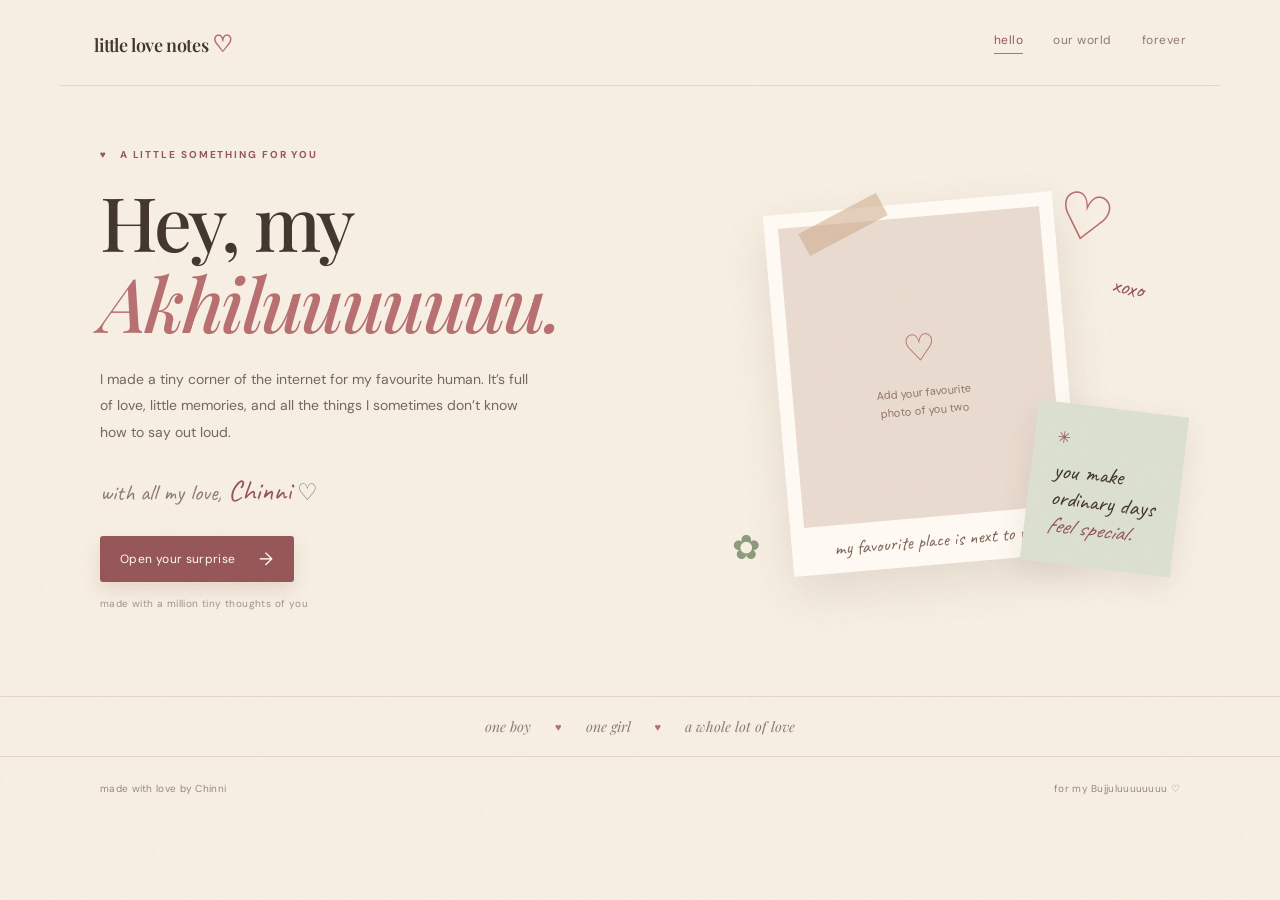
<file: index.html>
<!DOCTYPE html>
<html lang="en">
<head>
  <meta charset="UTF-8">
  <meta name="viewport" content="width=device-width, initial-scale=1.0">
  <meta name="theme-color" content="#f7efe3">
  <title>For Akhiluuuuuuu ♡ — from Chinni</title>
  <link rel="stylesheet" href="style.css">
</head>
<body>
  <div class="paper-grain" aria-hidden="true"></div>
  <header class="site-header">
    <a class="wordmark" href="index.html" aria-label="Back to the beginning">little love notes <span>♡</span></a>
    <nav aria-label="Main navigation">
      <a class="active" href="index.html">hello</a>
      <a href="memories.html">our world</a>
      <a href="forever.html">forever</a>
    </nav>
  </header>

  <main class="hero page-shell">
    <div class="hero-copy">
      <p class="eyebrow"><span class="tiny-heart">♥</span> a little something for you</p>
      <h1>Hey, my<br><em>Akhiluuuuuuu.</em></h1>
      <p class="intro">I made a tiny corner of the internet for my favourite human. It’s full of love, little memories, and all the things I sometimes don’t know how to say out loud.</p>
      <p class="signature">with all my love, <span>Chinni</span> ♡</p>
      <a class="button" href="memories.html">Open your surprise <span aria-hidden="true">→</span></a>
      <p class="microcopy">made with a million tiny thoughts of you</p>
    </div>
    <div class="hero-art" aria-label="A scrapbook-style love note">
      <div class="doodle doodle-heart">♡</div>
      <div class="tape tape-one"></div>
      <div class="polaroid hero-polaroid">
        <div class="photo-placeholder">
          <span class="photo-icon">♡</span>
          <span>Add your favourite<br>photo of you two</span>
        </div>
        <p>my favourite place is next to you</p>
      </div>
      <div class="note-card rotate-note">
        <span class="note-sparkle">✳</span>
        <p>you make<br>ordinary days<br><em>feel special.</em></p>
      </div>
      <span class="scribble scribble-one">xoxo</span>
      <span class="doodle tiny-flower">✿</span>
    </div>
  </main>

  <section class="bottom-strip">
    <span>one boy</span><span class="strip-heart">♥</span><span>one girl</span><span class="strip-heart">♥</span><span>a whole lot of love</span>
  </section>
  <footer><span>made with love by Chinni</span><span>for my Bujjuluuuuuuuu ♡</span></footer>
  <script src="script.js"></script>
</body>
</html>
</file>
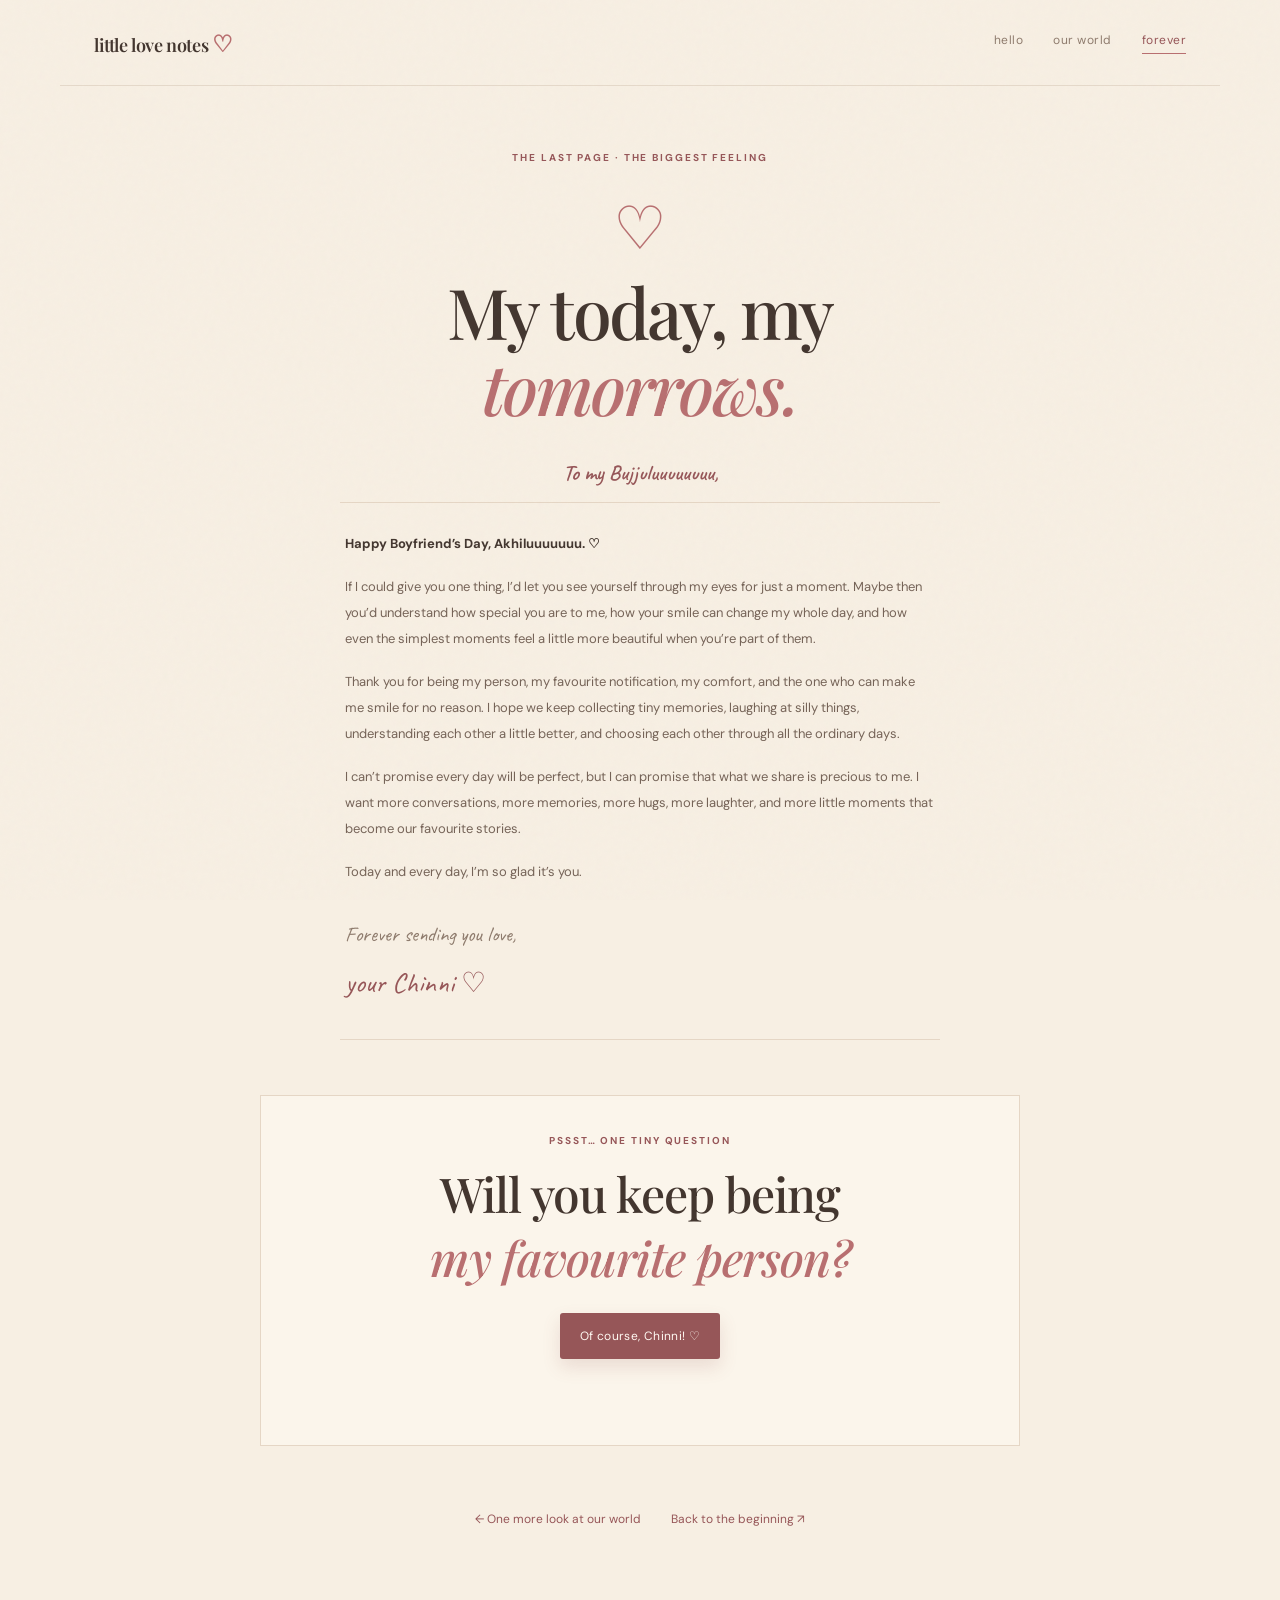
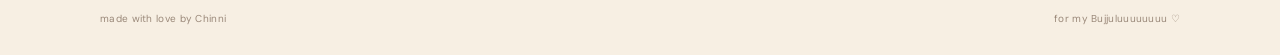
<file: forever.html>
<!DOCTYPE html>
<html lang="en">
<head>
  <meta charset="UTF-8">
  <meta name="viewport" content="width=device-width, initial-scale=1.0">
  <meta name="theme-color" content="#f7efe3">
  <title>Always & forever ♡ — Chinni to Akhiluuuuuuu</title>
  <link rel="stylesheet" href="style.css">
</head>
<body>
  <div class="paper-grain" aria-hidden="true"></div>
  <header class="site-header">
    <a class="wordmark" href="index.html">little love notes <span>♡</span></a>
    <nav aria-label="Main navigation">
      <a href="index.html">hello</a>
      <a href="memories.html">our world</a>
      <a class="active" href="forever.html">forever</a>
    </nav>
  </header>

  <main class="page-shell forever-page">
    <p class="eyebrow">the last page · the biggest feeling</p>
    <div class="final-heart" aria-hidden="true">♡</div>
    <h1>My today, my<br><em>tomorrows.</em></h1>
    <p class="letter-greeting">To my Bujjuluuuuuuuu,</p>
    <div class="love-letter">
      <p>Happy Boyfriend’s Day, Akhiluuuuuuu. ♡</p>
      <p>If I could give you one thing, I’d let you see yourself through my eyes for just a moment. Maybe then you’d understand how special you are to me, how your smile can change my whole day, and how even the simplest moments feel a little more beautiful when you’re part of them.</p>
      <p>Thank you for being my person, my favourite notification, my comfort, and the one who can make me smile for no reason. I hope we keep collecting tiny memories, laughing at silly things, understanding each other a little better, and choosing each other through all the ordinary days.</p>
      <p>I can’t promise every day will be perfect, but I can promise that what we share is precious to me. I want more conversations, more memories, more hugs, more laughter, and more little moments that become our favourite stories.</p>
      <p>Today and every day, I’m so glad it’s you.</p>
      <p class="letter-signoff">Forever sending you love,<br><span>your Chinni ♡</span></p>
    </div>

    <div class="final-surprise">
      <p class="eyebrow">pssst… one tiny question</p>
      <h2>Will you keep being<br><em>my favourite person?</em></h2>
      <button class="button" id="yes-button" type="button">Of course, Chinni! ♡</button>
      <p id="answer-message" class="answer-message" aria-live="polite"></p>
    </div>
    <div class="page-navigation centered">
      <a class="text-link" href="memories.html">← One more look at our world</a>
      <a class="text-link" href="index.html">Back to the beginning ↗</a>
    </div>
  </main>
  <footer><span>made with love by Chinni</span><span>for my Bujjuluuuuuuuu ♡</span></footer>
  <script src="script.js"></script>
</body>
</html>
</file>
<file: style.css>
@import url('https://fonts.googleapis.com/css2?family=DM+Sans:wght@400;500;600;700&family=Playfair+Display:ital,wght@0,500;0,600;0,700;1,500;1,600&family=Caveat:wght@500;600&display=swap');

:root {
  --paper: #f7efe3;
  --paper-light: #fffaf2;
  --ink: #43362f;
  --muted: #8e7b6d;
  --rose: #b86f70;
  --rose-dark: #965658;
  --rose-pale: #ead0c8;
  --line: #e5d6c5;
  --green: #8d9b7c;
  --shadow: 0 18px 45px rgba(91, 64, 47, .12);
}
* { box-sizing: border-box; }
html { scroll-behavior: smooth; }
body {
  margin: 0; background: var(--paper); color: var(--ink);
  font-family: 'DM Sans', sans-serif; min-height: 100vh; overflow-x: hidden;
}
a { color: inherit; text-decoration: none; }
button { font: inherit; }
.paper-grain {
  pointer-events: none; position: fixed; inset: 0; z-index: 10; opacity: .16;
  background-image: url("data:image/svg+xml,%3Csvg viewBox='0 0 180 180' xmlns='http://www.w3.org/2000/svg'%3E%3Cfilter id='n'%3E%3CfeTurbulence type='fractalNoise' baseFrequency='.85' numOctaves='3' stitchTiles='stitch'/%3E%3C/filter%3E%3Crect width='100%25' height='100%25' filter='url(%23n)' opacity='.15'/%3E%3C/svg%3E");
}
.site-header {
  position: relative; z-index: 11; display: flex; align-items: center; justify-content: space-between;
  max-width: 1160px; margin: 0 auto; padding: 27px 34px; border-bottom: 1px solid rgba(160, 128, 105, .2);
}
.wordmark { font-family: 'Playfair Display', serif; font-size: 18px; font-weight: 600; letter-spacing: -.4px; }
.wordmark span { color: var(--rose); font-size: 23px; }
nav { display: flex; gap: 30px; }
nav a { font-size: 12px; color: var(--muted); letter-spacing: .04em; transition: color .2s; }
nav a:hover, nav a.active { color: var(--rose-dark); }
nav a.active { border-bottom: 1px solid var(--rose); padding-bottom: 5px; }
.page-shell { width: min(1080px, calc(100% - 56px)); margin: 0 auto; }
.hero { min-height: 610px; display: grid; grid-template-columns: 1fr 1fr; align-items: center; gap: 50px; padding-top: 48px; padding-bottom: 62px; }
.eyebrow { text-transform: uppercase; letter-spacing: .19em; color: var(--rose-dark); font-size: 10px; font-weight: 700; margin: 0 0 20px; }
.tiny-heart { margin-right: 8px; }
h1, h2, p { margin-top: 0; }
h1 { font-family: 'Playfair Display', serif; font-weight: 500; font-size: clamp(45px, 6vw, 75px); line-height: 1.08; letter-spacing: -2.6px; margin-bottom: 23px; }
h1 em, h2 em { color: var(--rose); font-weight: 500; }
.intro { color: #76665a; font-size: 14px; line-height: 1.9; max-width: 440px; }
.signature { font-family: 'Caveat', cursive; font-size: 23px; color: var(--muted); margin: 27px 0; }
.signature span { color: var(--rose-dark); font-size: 29px; }
.button {
  display: inline-flex; align-items: center; justify-content: center; gap: 24px; border: 0; cursor: pointer;
  background: var(--rose-dark); color: #fff9f2; border-radius: 3px; padding: 15px 20px; font-size: 12px; letter-spacing: .03em;
  box-shadow: 0 8px 18px rgba(150, 86, 88, .16); transition: transform .2s, background .2s;
}
.button:hover { background: #82484a; transform: translateY(-2px); }
.button span { font-size: 18px; line-height: 10px; }
.microcopy { color: #a39283; font-size: 10px; margin-top: 15px; letter-spacing: .04em; }
.hero-art { position: relative; min-height: 455px; display: flex; align-items: center; justify-content: center; }
.polaroid { background: #fffaf3; padding: 14px 14px 10px; box-shadow: var(--shadow); }
.hero-polaroid { width: min(290px, 70%); transform: rotate(-5deg); z-index: 2; }
.photo-placeholder { background: #eadbd0; color: #8f7566; display: flex; flex-direction: column; align-items: center; justify-content: center; gap: 10px; text-align: center; font-size: 11px; line-height: 1.6; }
.hero-polaroid .photo-placeholder { min-height: 300px; }
.photo-icon { font-family: 'Playfair Display', serif; color: var(--rose); font-size: 37px; }
.hero-polaroid > p { font-family: 'Caveat', cursive; text-align: center; font-size: 19px; margin: 12px 0 2px; color: #7e6658; }
.tape { position: absolute; width: 88px; height: 25px; background: rgba(203, 169, 135, .52); z-index: 3; }
.tape-one { top: 55px; left: 26%; transform: rotate(-28deg); }
.note-card { position: absolute; background: #dce0d0; padding: 24px 23px; box-shadow: 0 10px 30px rgba(91,64,47,.1); }
.rotate-note { right: 0; bottom: 43px; transform: rotate(7deg); z-index: 4; }
.note-card p { font-family: 'Caveat', cursive; font-size: 23px; line-height: 1.2; margin: 0; }
.note-card em { color: var(--rose-dark); }
.note-sparkle { display: block; color: var(--rose-dark); margin-bottom: 9px; }
.doodle { position: absolute; color: var(--rose); }
.doodle-heart { font-size: 64px; top: 20px; right: 13%; transform: rotate(13deg); }
.tiny-flower { left: 13%; bottom: 42px; font-size: 34px; color: var(--green); }
.scribble { position: absolute; font-family: 'Caveat', cursive; color: var(--rose-dark); font-size: 24px; }
.scribble-one { right: 7%; top: 115px; transform: rotate(12deg); }
.bottom-strip { border-top: 1px solid var(--line); border-bottom: 1px solid var(--line); display: flex; justify-content: center; align-items: center; gap: 24px; padding: 20px; color: var(--muted); font-family: 'Playfair Display', serif; font-style: italic; font-size: 14px; }
.strip-heart { color: var(--rose); font-size: 11px; }
footer { display: flex; justify-content: space-between; gap: 20px; max-width: 1080px; margin: 0 auto; padding: 25px 0 30px; color: #9a8879; font-size: 10px; letter-spacing: .03em; }
.center-heading { text-align: center; max-width: 600px; margin: 66px auto 45px; }
.center-heading .intro { margin-left: auto; margin-right: auto; }
.center-heading h1 { font-size: clamp(43px, 6vw, 65px); }
.memory-grid { display: grid; grid-template-columns: 1fr 1fr 1fr; align-items: start; gap: 30px; margin: 0 auto 90px; max-width: 920px; }
.memory-card { background: var(--paper-light); padding: 12px; box-shadow: 0 10px 28px rgba(91,64,47,.08); }
.memory-card-tall { transform: rotate(-2deg); }
.memory-card-offset { transform: translateY(34px) rotate(2deg); }
.memory-card-small { transform: rotate(-1deg); }
.memory-photo { min-height: 235px; }
.memory-card-tall .memory-photo { min-height: 285px; }
.memory-caption { padding: 17px 8px 9px; }
.number { font-size: 9px; color: var(--rose-dark); letter-spacing: .14em; }
.memory-caption h2 { font: 500 20px 'Playfair Display', serif; margin: 8px 0; }
.memory-caption p { font-size: 11px; line-height: 1.7; color: var(--muted); margin: 0; }
.reasons-section { max-width: 650px; margin: 0 auto 75px; text-align: center; }
.reasons-section h2, .final-surprise h2 { font: 500 clamp(34px, 5vw, 48px) 'Playfair Display', serif; letter-spacing: -1px; margin-bottom: 28px; }
.reason-list { text-align: left; border-top: 1px solid var(--line); }
.reason { width: 100%; display: grid; grid-template-columns: 25px 1fr 20px; gap: 10px; align-items: center; text-align: left; border: 0; border-bottom: 1px solid var(--line); background: transparent; color: var(--ink); padding: 18px 8px; cursor: pointer; font-size: 13px; }
.reason > span { color: var(--rose); font-size: 18px; }
.reason b { color: var(--rose-dark); font-size: 18px; font-weight: 400; }
.reason small { display: none; grid-column: 2 / 4; color: var(--muted); font-size: 12px; line-height: 1.7; padding: 2px 0 5px; }
.reason.open small { display: block; animation: fadeIn .25s ease; }
.reason.open b { transform: rotate(45deg); }
.page-navigation { display: flex; align-items: center; justify-content: space-between; gap: 20px; max-width: 920px; margin: 0 auto 60px; }
.text-link { color: var(--rose-dark); font-size: 12px; }
.text-link:hover { text-decoration: underline; }
.forever-page { max-width: 760px; text-align: center; padding-top: 65px; }
.final-heart { font-family: 'Playfair Display', serif; color: var(--rose); font-size: 60px; margin: 0 auto 10px; animation: heartbeat 1.8s ease-in-out infinite; }
.forever-page h1 { font-size: clamp(45px, 7vw, 70px); }
.letter-greeting { font: 600 22px 'Caveat', cursive; color: var(--rose-dark); margin: 34px 0 15px; }
.love-letter { max-width: 600px; margin: 0 auto; text-align: left; border-top: 1px solid var(--line); border-bottom: 1px solid var(--line); padding: 28px 5px; }
.love-letter p { font-size: 13px; line-height: 2; color: #756357; margin-bottom: 17px; }
.love-letter p:first-child { color: var(--ink); font-weight: 700; }
.love-letter .letter-signoff { font-family: 'Caveat', cursive; font-size: 21px; color: var(--muted); margin: 28px 0 0; }
.letter-signoff span { color: var(--rose-dark); font-size: 28px; }
.final-surprise { margin: 55px auto 65px; padding: 38px 20px; background: rgba(255,250,242,.58); border: 1px solid var(--line); }
.final-surprise .eyebrow { margin-bottom: 14px; }
.final-surprise h2 { margin-bottom: 24px; }
.answer-message { min-height: 28px; margin: 20px 0 0; color: var(--rose-dark); font: 600 21px 'Caveat', cursive; }
.page-navigation.centered { justify-content: center; flex-wrap: wrap; gap: 30px; }
.heart-pop { position: fixed; z-index: 20; pointer-events: none; font-size: 20px; animation: floatUp 1.8s ease-out forwards; }
@keyframes heartbeat { 0%, 100% { transform: scale(1); } 10%, 30% { transform: scale(1.12); } 20%, 40% { transform: scale(1); } }
@keyframes floatUp { from { opacity: 1; transform: translateY(0) scale(.7) rotate(0); } to { opacity: 0; transform: translateY(-150px) scale(1.5) rotate(25deg); } }
@keyframes fadeIn { from { opacity: 0; transform: translateY(-4px); } to { opacity: 1; transform: translateY(0); } }
@media (max-width: 700px) {
  .site-header { padding: 20px 20px; align-items: flex-start; gap: 18px; flex-direction: column; }
  nav { gap: 22px; }
  .page-shell { width: min(100% - 38px, 540px); }
  .hero { grid-template-columns: 1fr; gap: 15px; padding-top: 55px; padding-bottom: 35px; }
  .hero-copy { text-align: center; }
  .hero-copy .intro { margin-left: auto; margin-right: auto; }
  h1 { letter-spacing: -1.5px; }
  .hero-art { min-height: 410px; margin-top: 0; }
  .hero-polaroid { width: min(260px, 68%); }
  .hero-polaroid .photo-placeholder { min-height: 250px; }
  .rotate-note { right: 1%; bottom: 28px; }
  .doodle-heart { right: 5%; }
  .tape-one { left: 19%; }
  .bottom-strip { gap: 10px; flex-wrap: wrap; font-size: 12px; }
  footer { padding: 22px 20px; flex-wrap: wrap; }
  .center-heading { margin: 48px auto 35px; }
  .memory-grid { grid-template-columns: 1fr 1fr; gap: 17px; margin-bottom: 65px; }
  .memory-card-tall .memory-photo, .memory-photo { min-height: 190px; }
  .memory-card-offset { transform: translateY(22px) rotate(2deg); }
  .memory-card-small { grid-column: 1 / -1; width: 70%; justify-self: center; }
  .memory-card-small .memory-photo { min-height: 220px; }
  .memory-caption h2 { font-size: 17px; }
  .memory-caption p { font-size: 10px; }
  .page-navigation { flex-direction: column; margin-bottom: 45px; }
  .forever-page { padding-top: 48px; }
  .love-letter { padding: 23px 2px; }
}
@media (prefers-reduced-motion: reduce) {
  *, *::before, *::after { animation-duration: .01ms !important; animation-iteration-count: 1 !important; scroll-behavior: auto !important; transition-duration: .01ms !important; }
}
</file>
